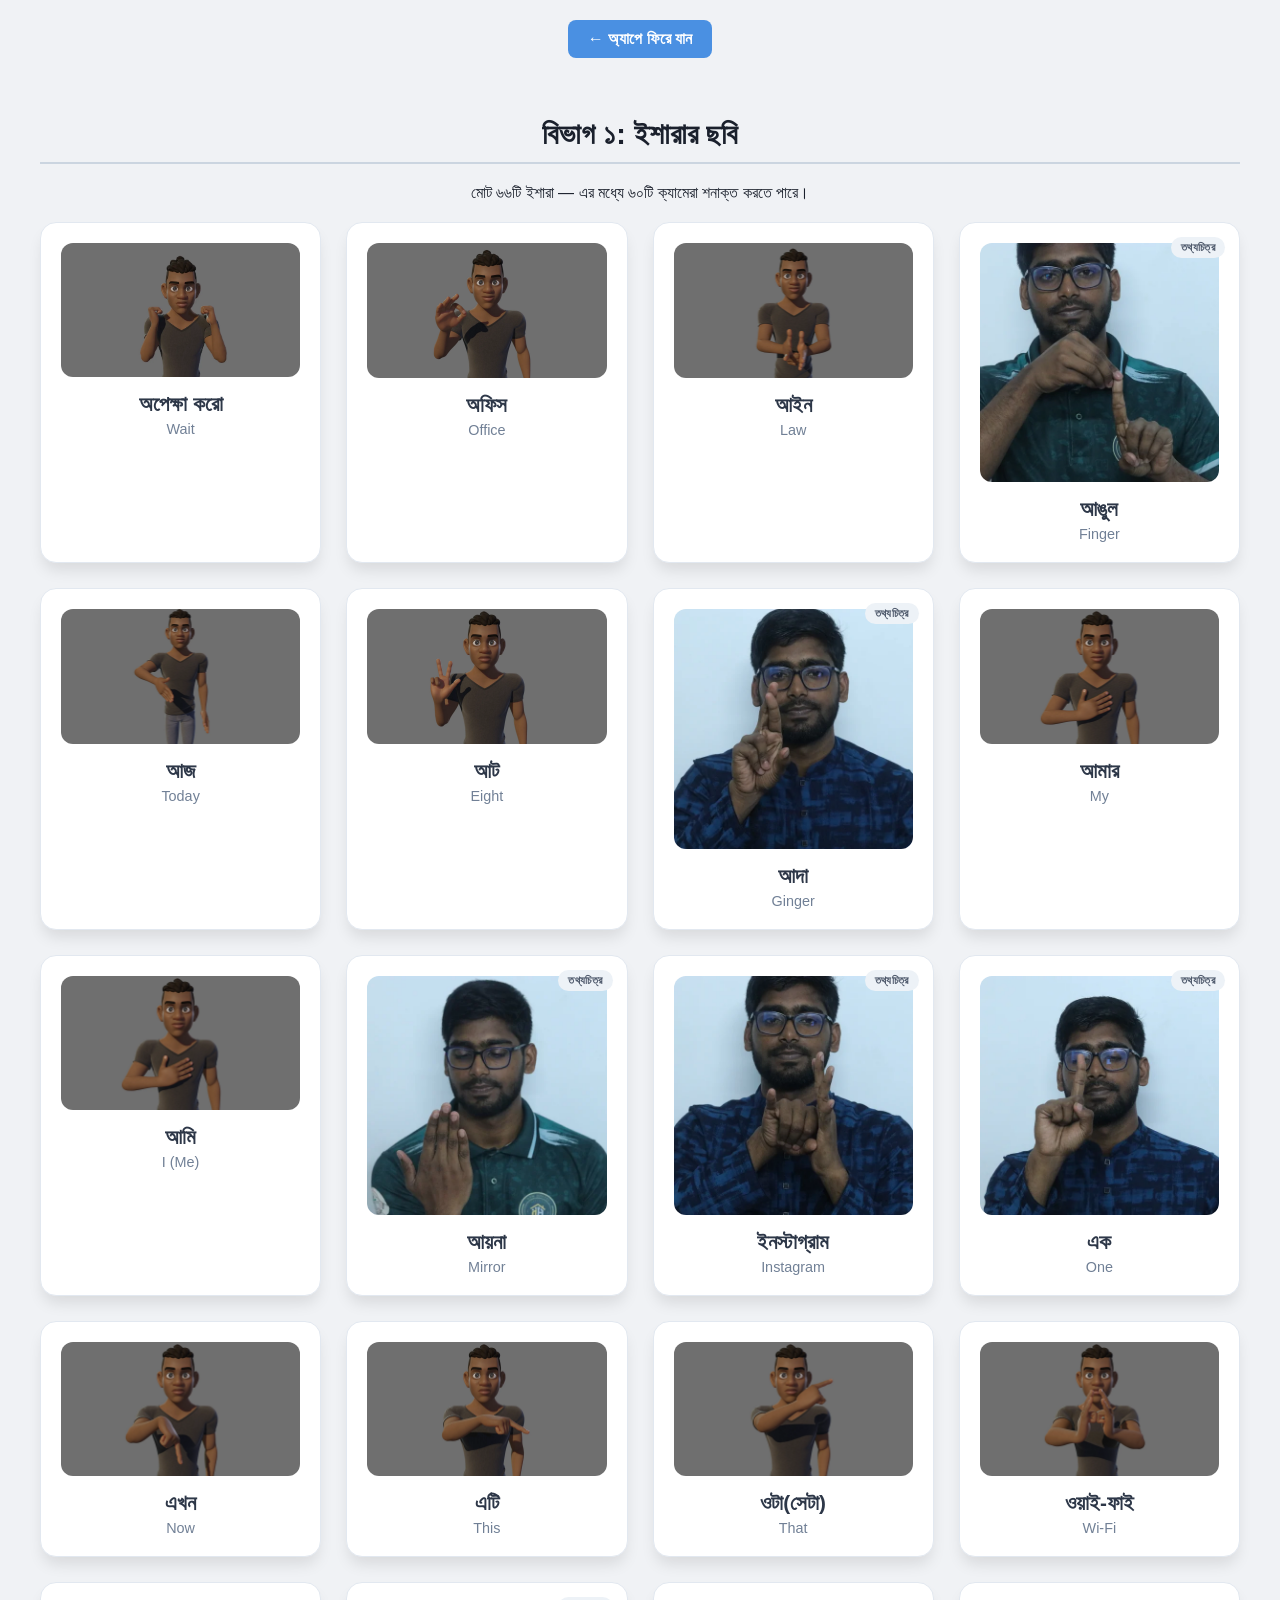
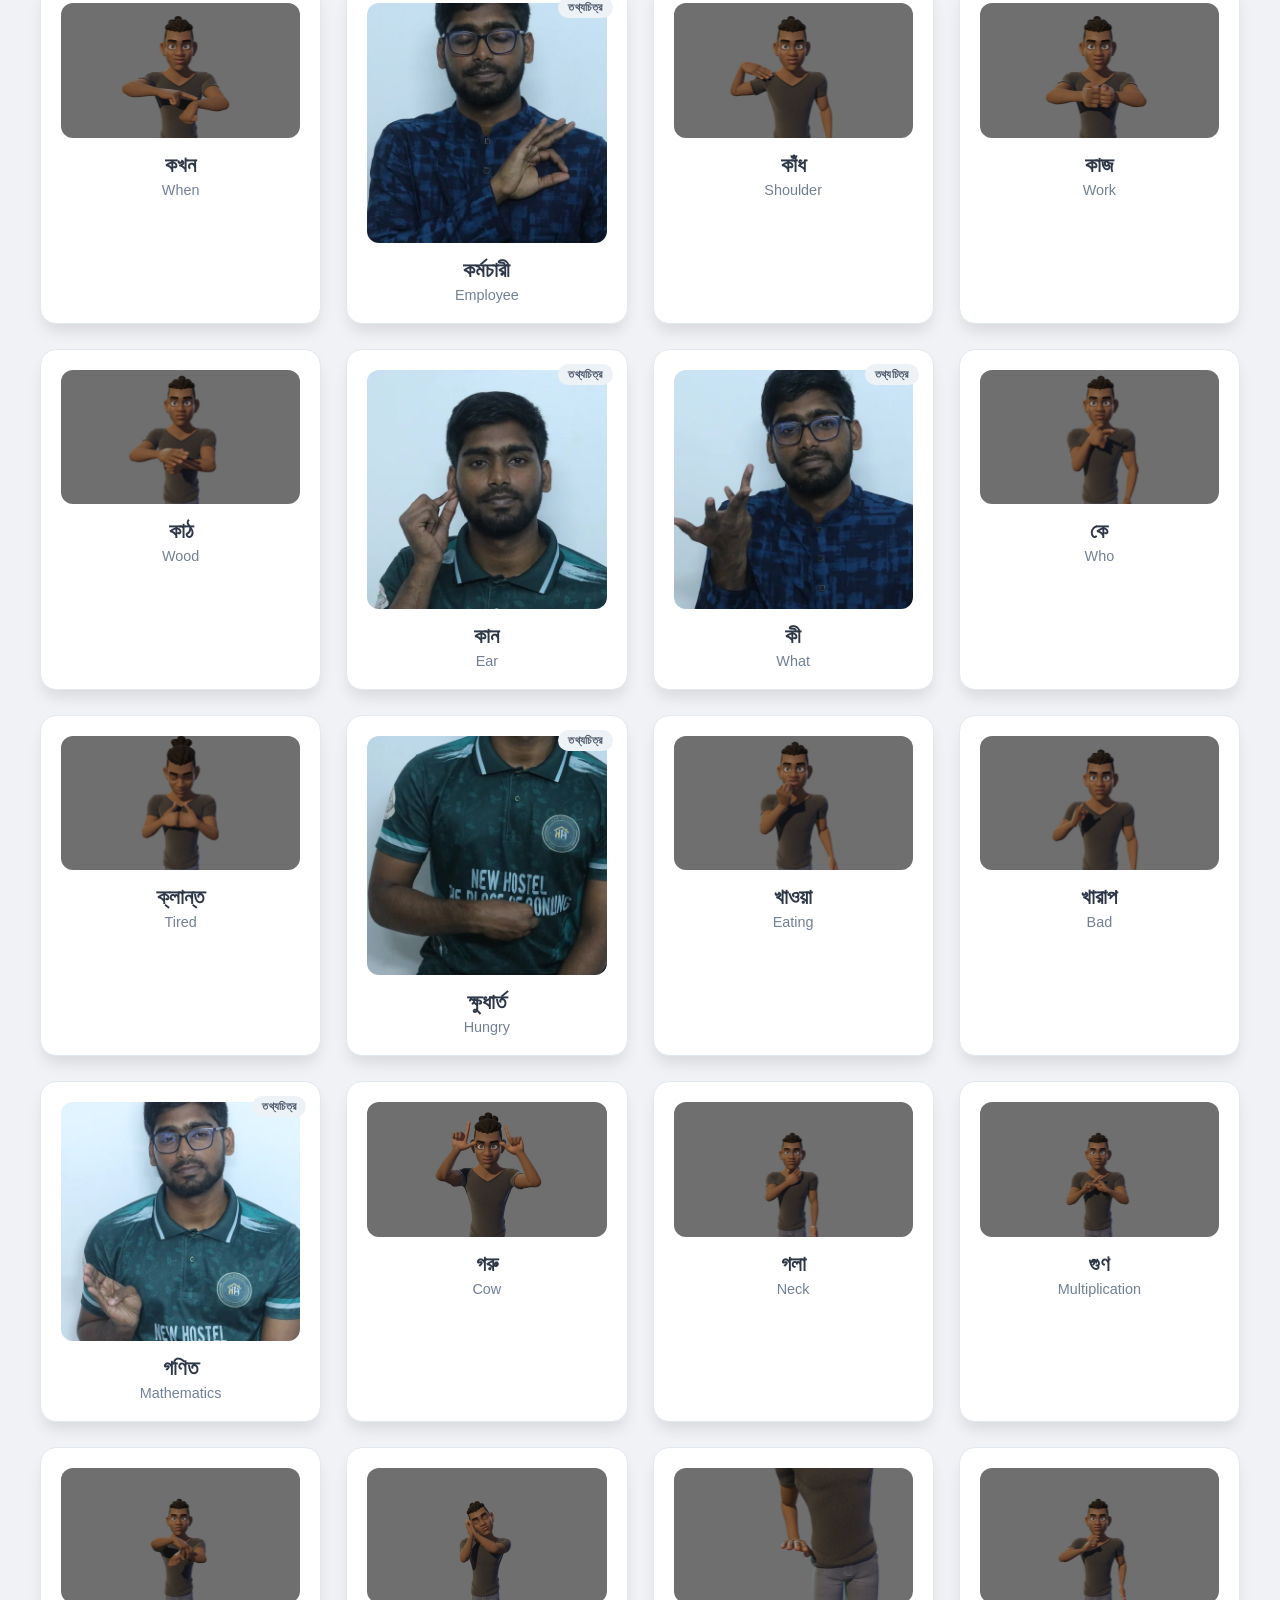
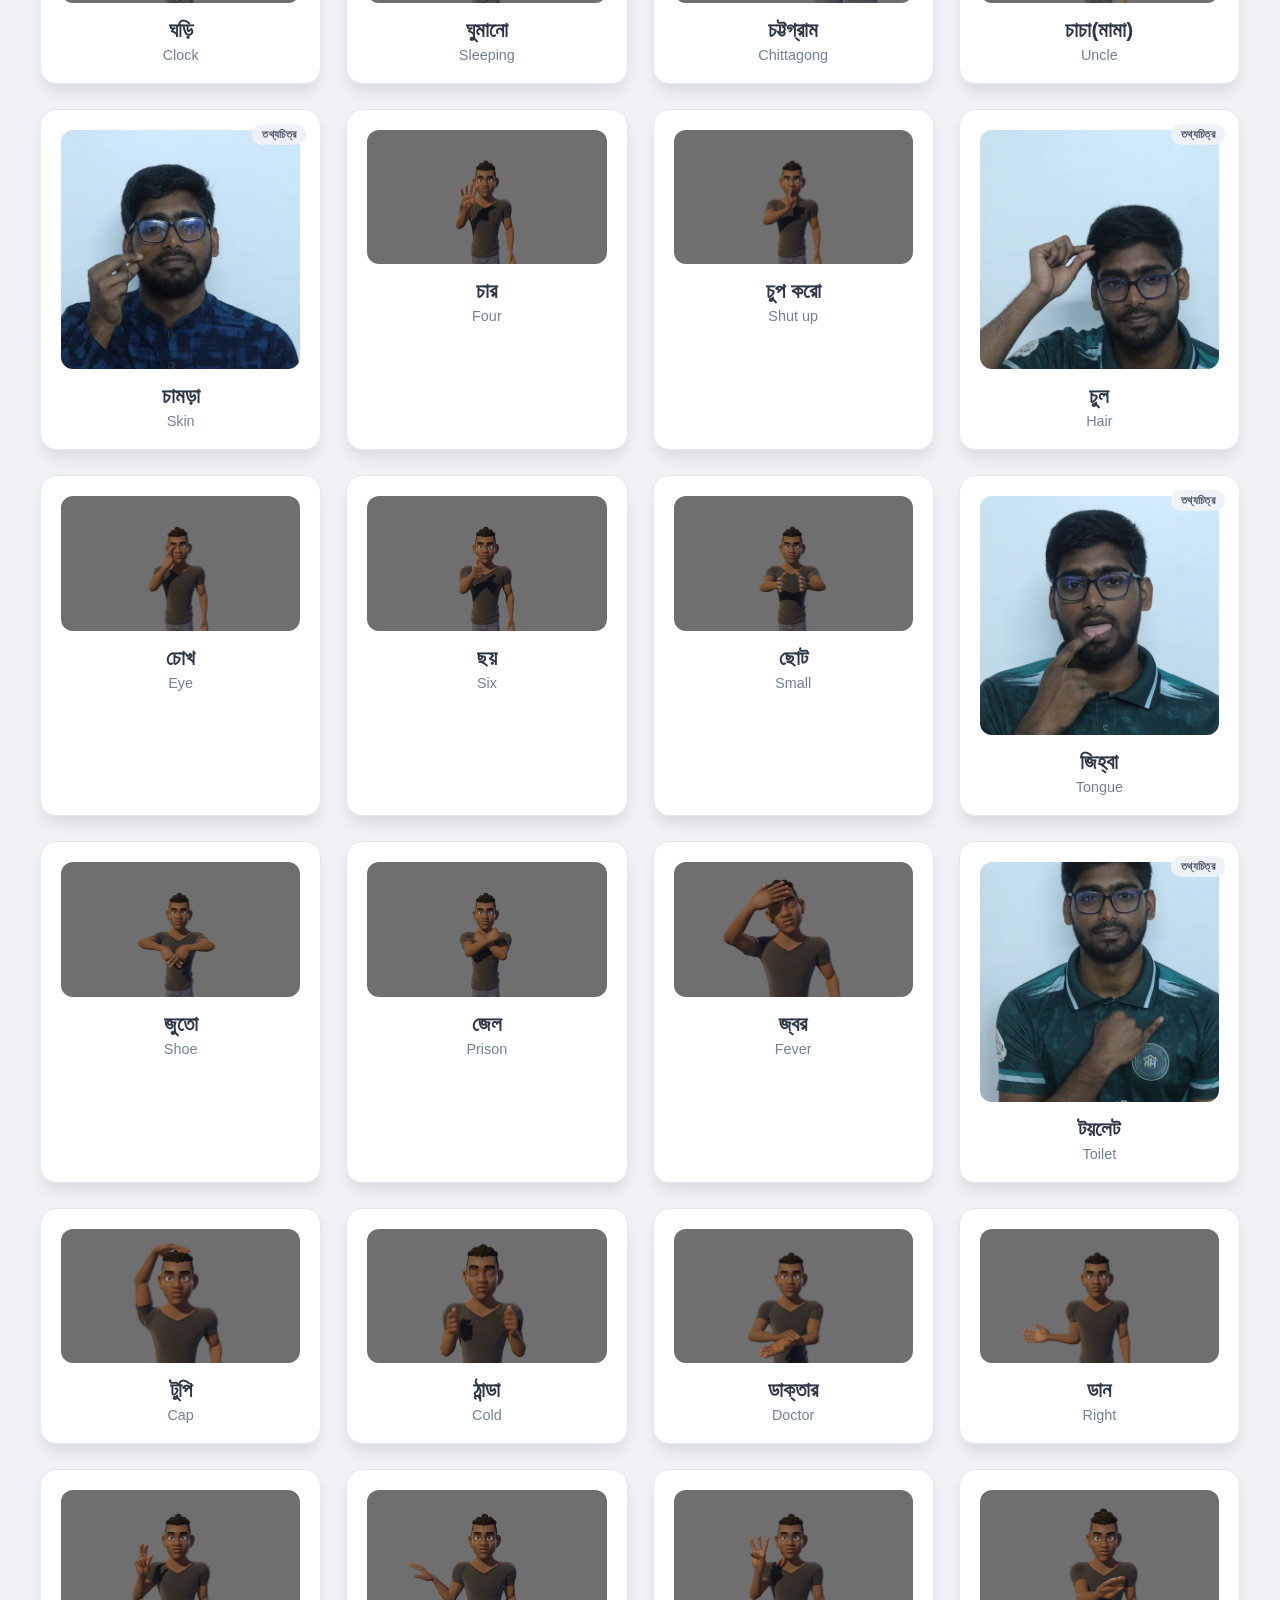
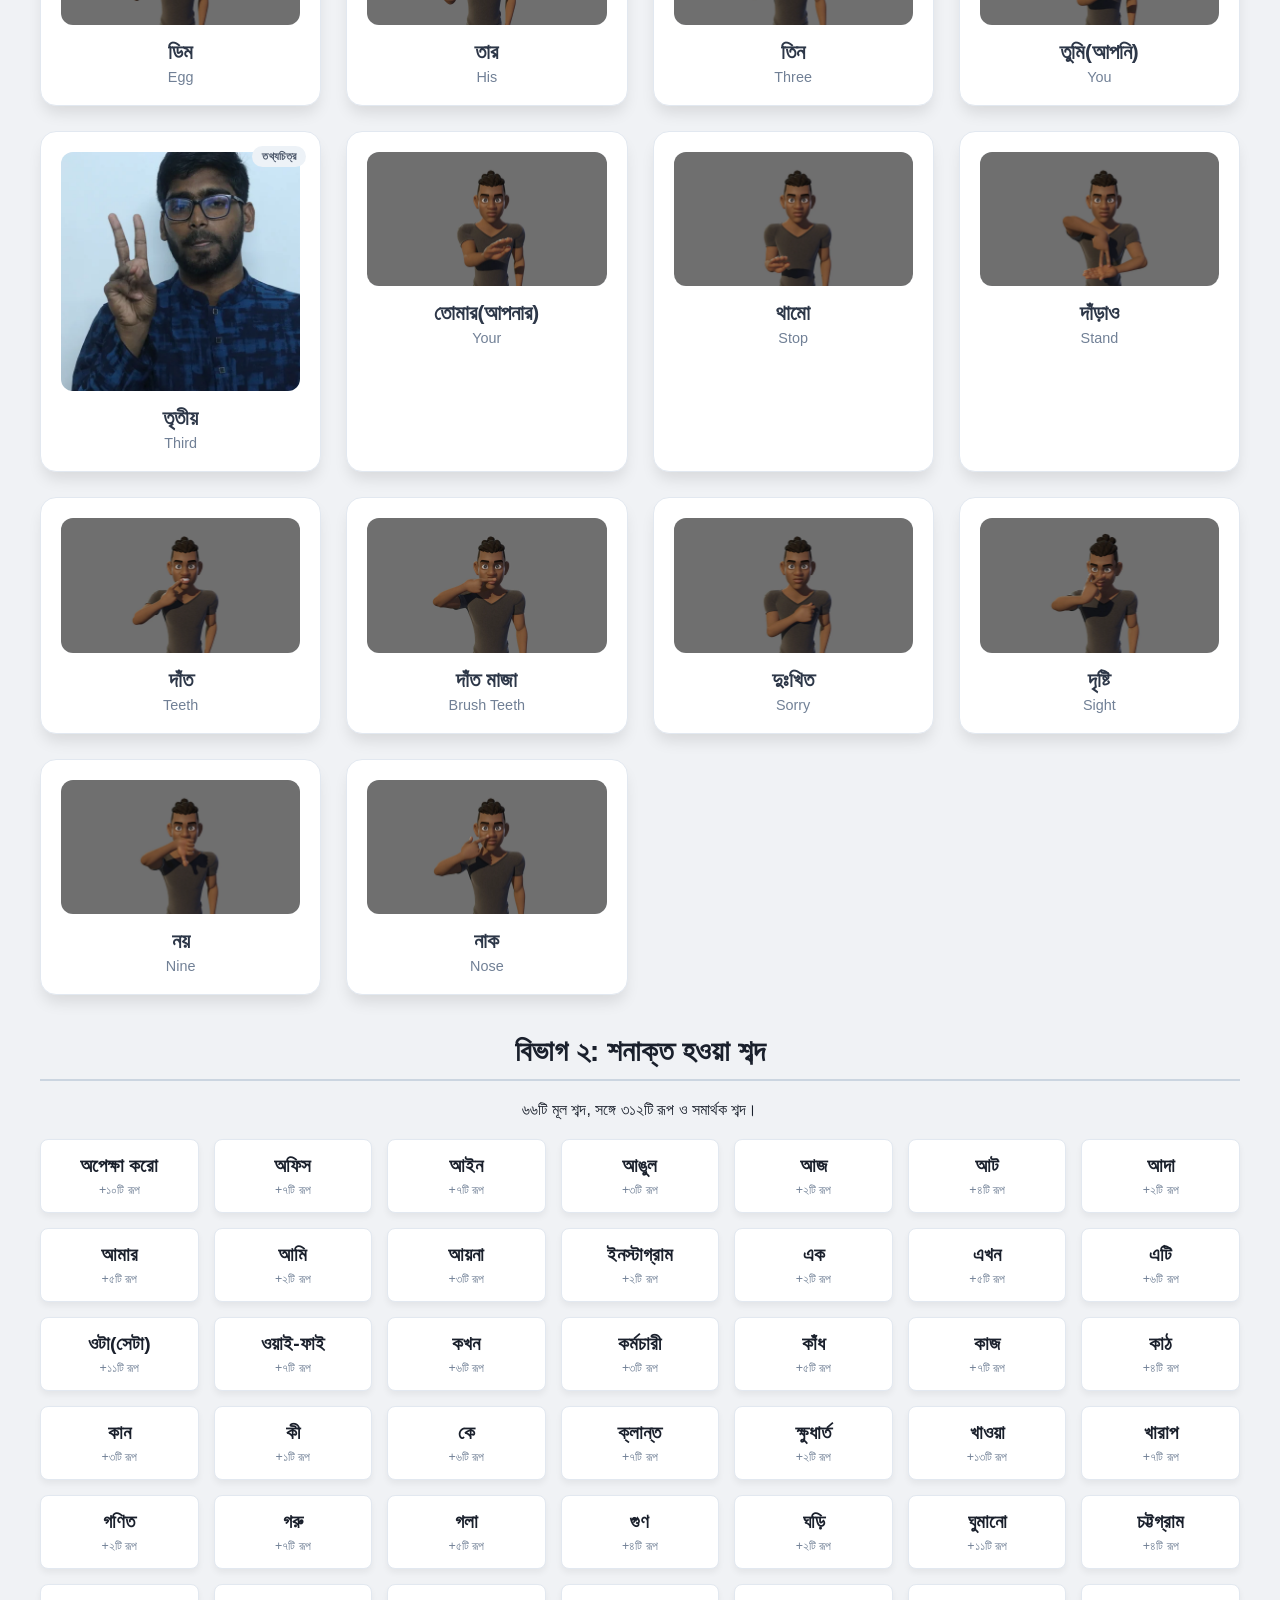
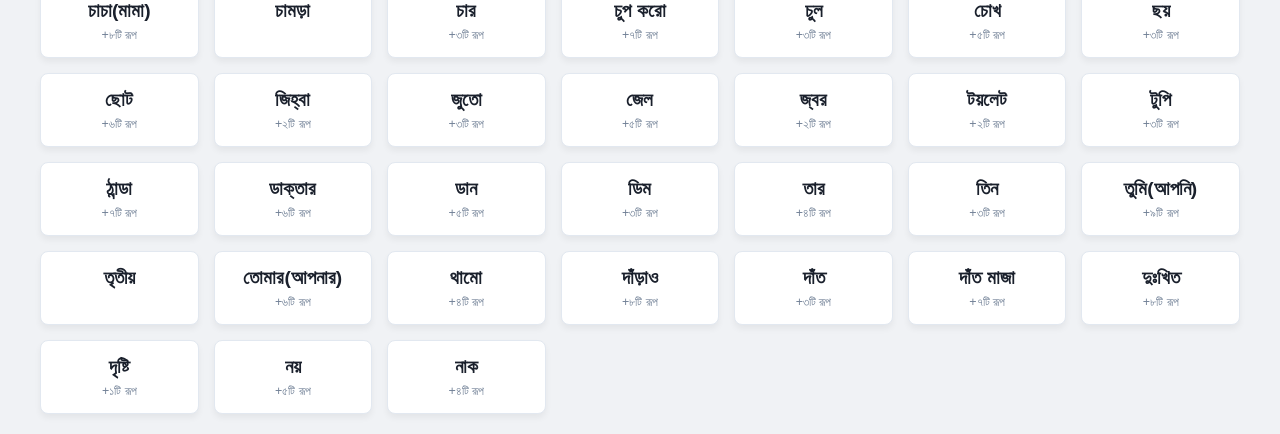
<file: dictionary.html>
<!DOCTYPE html>
<html lang="bn">
<head>
    <meta charset="UTF-8">
    <meta name="viewport" content="width=device-width, initial-scale=1.0">
    <title>Supported Signs and Words</title>
    <style>
        body { font-family: 'Segoe UI', Tahoma, Geneva, Verdana, sans-serif; background: #f0f2f5; margin: 0; padding: 20px; text-align: center; color: #1a202c; }
        .container { max-width: 1200px; margin: auto; }
        .back-btn { display: inline-block; margin-bottom: 20px; padding: 10px 20px; background: #4a90e2; color: white; text-decoration: none; border-radius: 8px; font-weight: bold; }

        .section-title { font-size: 1.8em; margin: 40px 0 20px; border-bottom: 2px solid #cbd5e0; padding-bottom: 10px; }

        /* Section 1: Images Grid */
        .grid { display: grid; grid-template-columns: repeat(auto-fill, minmax(280px, 1fr)); gap: 25px; margin-top: 20px; }
        .card { background: white; border-radius: 16px; padding: 20px; box-shadow: 0 10px 15px -3px rgba(0,0,0,0.1); border: 1px solid #e2e8f0; position: relative; }
        .card img { width: 100%; max-width: 400px; height: auto; border-radius: 12px; display: block; margin: auto; background: #f7fafc; }
        .card p { margin: 15px 0 0; font-size: 1.3em; font-weight: 700; color: #2d3748; }
        .card .eng { font-size: 0.9em; color: #718096; font-weight: normal; margin-top: 5px; }

        .badge { position: absolute; top: 14px; right: 14px; font-size: 0.7em; font-weight: 600;
                 padding: 4px 10px; border-radius: 999px; background: #edf2f7; color: #4a5568;
                 text-transform: uppercase; letter-spacing: 0.03em; }

        /* Section 2: Words List Grid */
        .words-grid { display: grid; grid-template-columns: repeat(auto-fill, minmax(150px, 1fr)); gap: 15px; margin-top: 20px; }
        .word-card { background: white; border-radius: 8px; padding: 15px; font-size: 1.2em; font-weight: bold; box-shadow: 0 4px 6px rgba(0,0,0,0.05); border: 1px solid #e2e8f0; }
        .word-card .variants { display: block; font-size: 0.65em; font-weight: normal; color: #718096; margin-top: 6px; }

        /* Skeletons shown until signs.json and its images arrive */
        .skeleton { position: relative; overflow: hidden; background: #e2e8f0; border-radius: 12px; }
        .skeleton::after {
            content: ''; position: absolute; inset: 0; transform: translateX(-100%);
            background: linear-gradient(90deg, transparent, rgba(255,255,255,0.7), transparent);
            animation: shimmer 1.4s infinite;
        }
        @keyframes shimmer { 100% { transform: translateX(100%); } }
        .skeleton-img { width: 100%; aspect-ratio: 1/1; }
        .skeleton-line { height: 18px; margin: 15px auto 0; width: 60%; border-radius: 6px; }
        @media (prefers-reduced-motion: reduce) { .skeleton::after { animation: none; } }

        .load-error { color: #c53030; font-weight: 600; margin-top: 30px; }
    </style>
</head>
<body>
    <div class="container">
        <a href="index.html" class="back-btn" data-i18n="dict.back">← Back to App</a>

        <h2 class="section-title" data-i18n="dict.section1">Section 1: Images of Signs</h2>
        <p id="signsSummary" data-i18n="dict.loading">Loading…</p>
        <div class="grid" id="signsGrid"></div>

        <h2 class="section-title" data-i18n="dict.section2">Section 2: Recognised Words</h2>
        <p id="wordsSummary"></p>
        <div class="words-grid" id="wordsGrid"></div>

        <p class="load-error" id="loadError" hidden data-i18n="dict.loadError"></p>
    </div>

    <script src="js/i18n.js"></script>
    <script>
        I18n.setLanguage(I18n.restore());
        showSkeletons(9);

        fetch('./data/signs.json')
            .then(resp => {
                if (!resp.ok) throw new Error(resp.status);
                return resp.json();
            })
            .then(({ signs }) => render(signs))
            .catch(() => {
                document.getElementById('signsGrid').innerHTML = '';
                document.getElementById('signsSummary').textContent = '';
                document.getElementById('loadError').hidden = false;
            });

        function showSkeletons(count) {
            const grid = document.getElementById('signsGrid');
            for (let i = 0; i < count; i++) {
                const card = document.createElement('div');
                card.className = 'card';
                card.innerHTML = '<div class="skeleton skeleton-img"></div><div class="skeleton skeleton-line"></div>';
                grid.appendChild(card);
            }
        }

        function render(signs) {
            const cameraCount = signs.filter(s => s.classIndex !== null).length;
            document.getElementById('signsSummary').textContent =
                I18n.t('dict.signsTotal', { n: signs.length, c: cameraCount });

            const grid = document.getElementById('signsGrid');
            grid.innerHTML = '';
            for (const sign of signs) {
                const card = document.createElement('div');
                card.className = 'card';

                const img = document.createElement('img');
                img.src = `avatars/${sign.avatar}`;
                img.alt = sign.bn;
                img.loading = 'lazy';
                card.appendChild(img);

                if (sign.avatarKind === 'photo') {
                    const badge = document.createElement('div');
                    badge.className = 'badge';
                    badge.textContent = I18n.t('dict.referencePhoto');
                    card.appendChild(badge);
                }

                const bn = document.createElement('p');
                bn.textContent = sign.bn;
                card.appendChild(bn);

                const en = document.createElement('div');
                en.className = 'eng';
                en.textContent = sign.en;
                card.appendChild(en);

                grid.appendChild(card);
            }

            const totalVariants = signs.reduce((sum, s) => sum + s.variants.length, 0);
            document.getElementById('wordsSummary').textContent =
                I18n.t('dict.wordsTotal', { n: signs.length, v: totalVariants });

            const wordsGrid = document.getElementById('wordsGrid');
            for (const sign of signs) {
                const card = document.createElement('div');
                card.className = 'word-card';
                card.textContent = sign.bn;
                if (sign.variants.length) {
                    const variants = document.createElement('span');
                    variants.className = 'variants';
                    variants.textContent = I18n.t('dict.forms', { n: sign.variants.length });
                    card.appendChild(variants);
                }
                wordsGrid.appendChild(card);
            }
        }
    </script>
</body>
</html>
</file>
